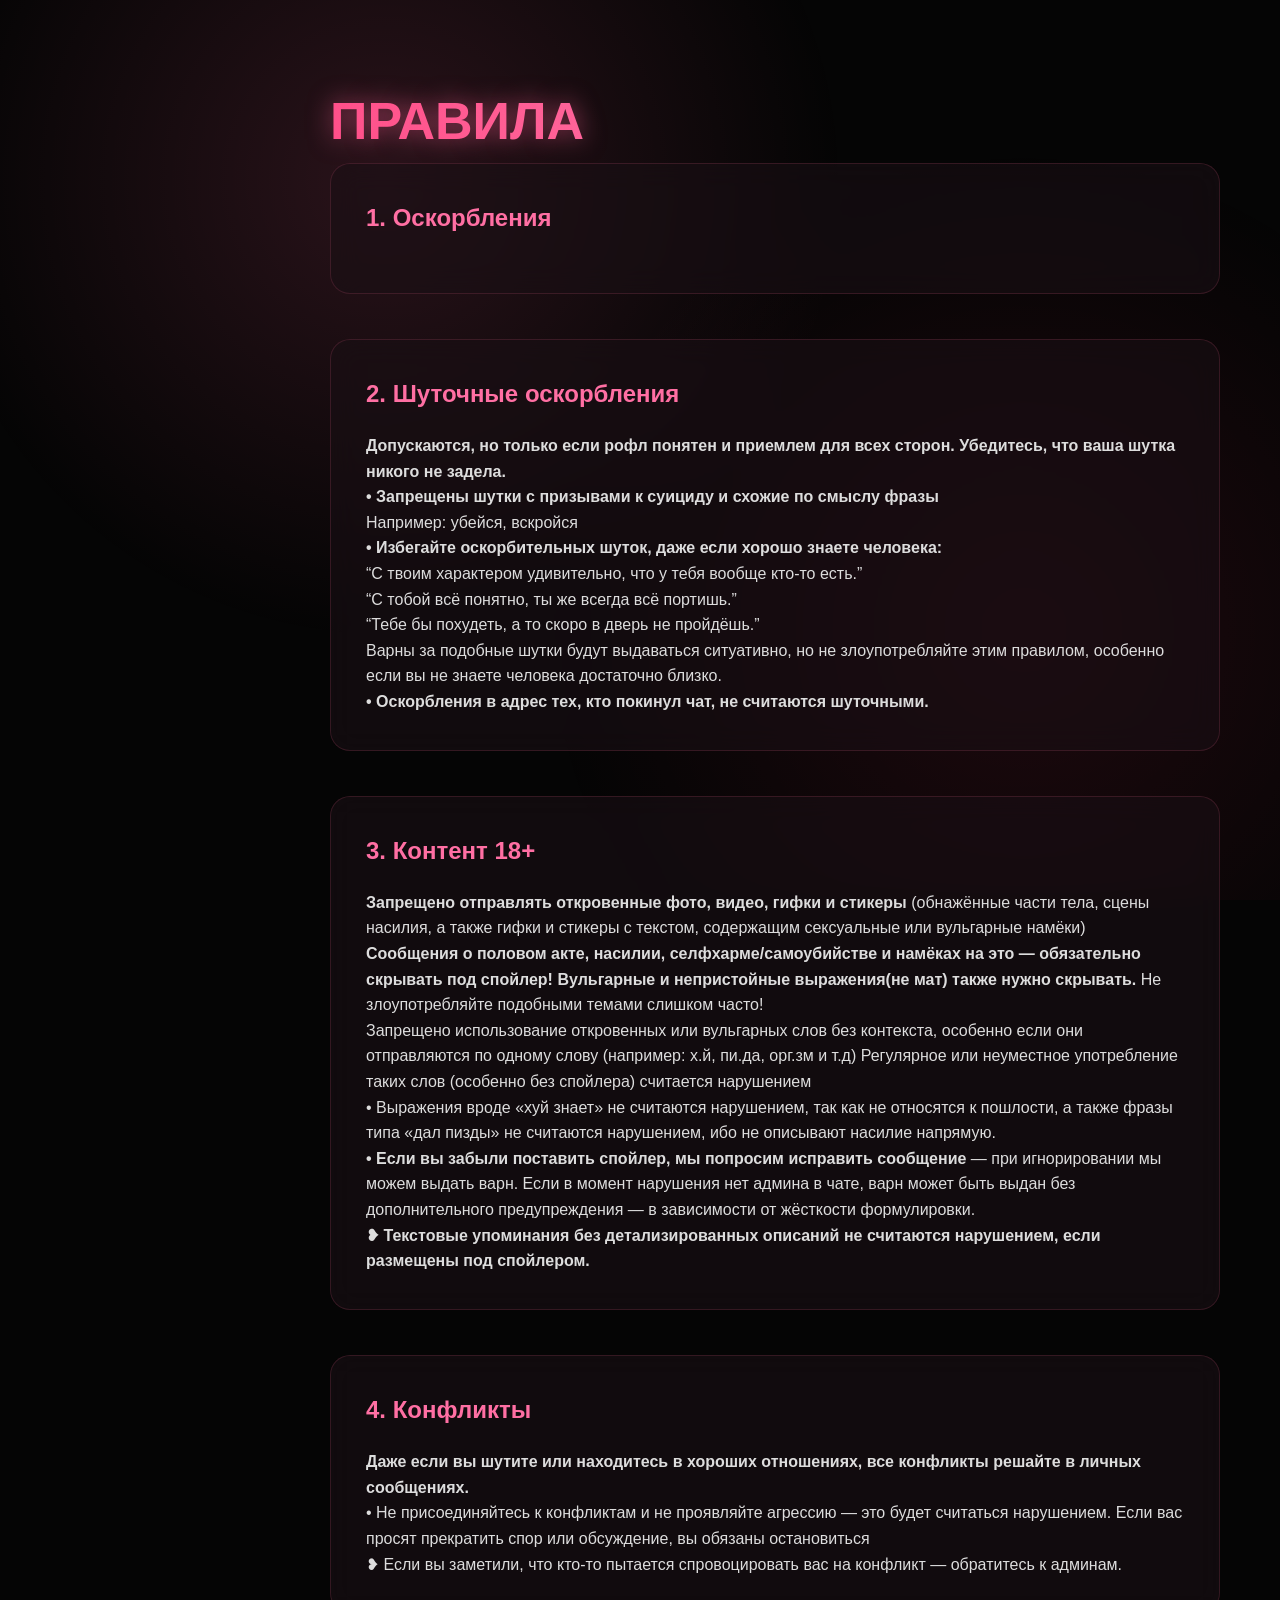
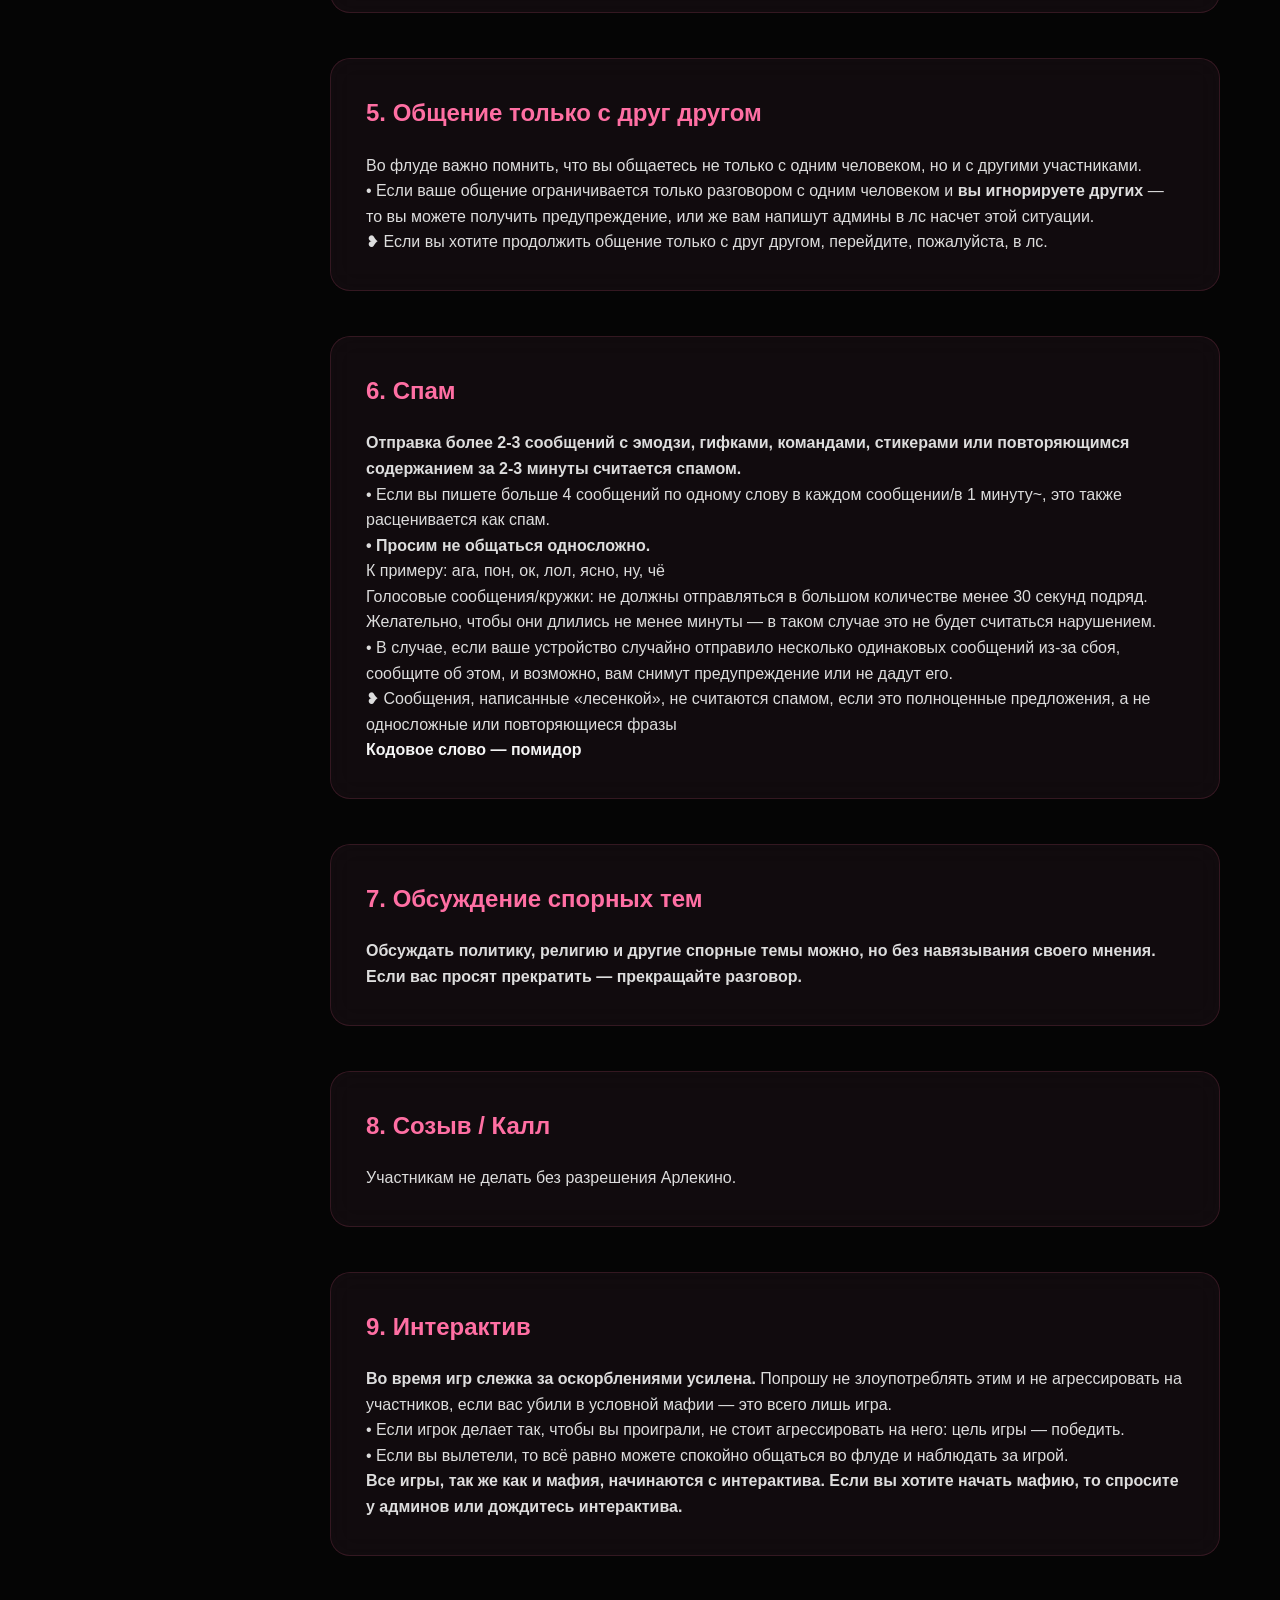
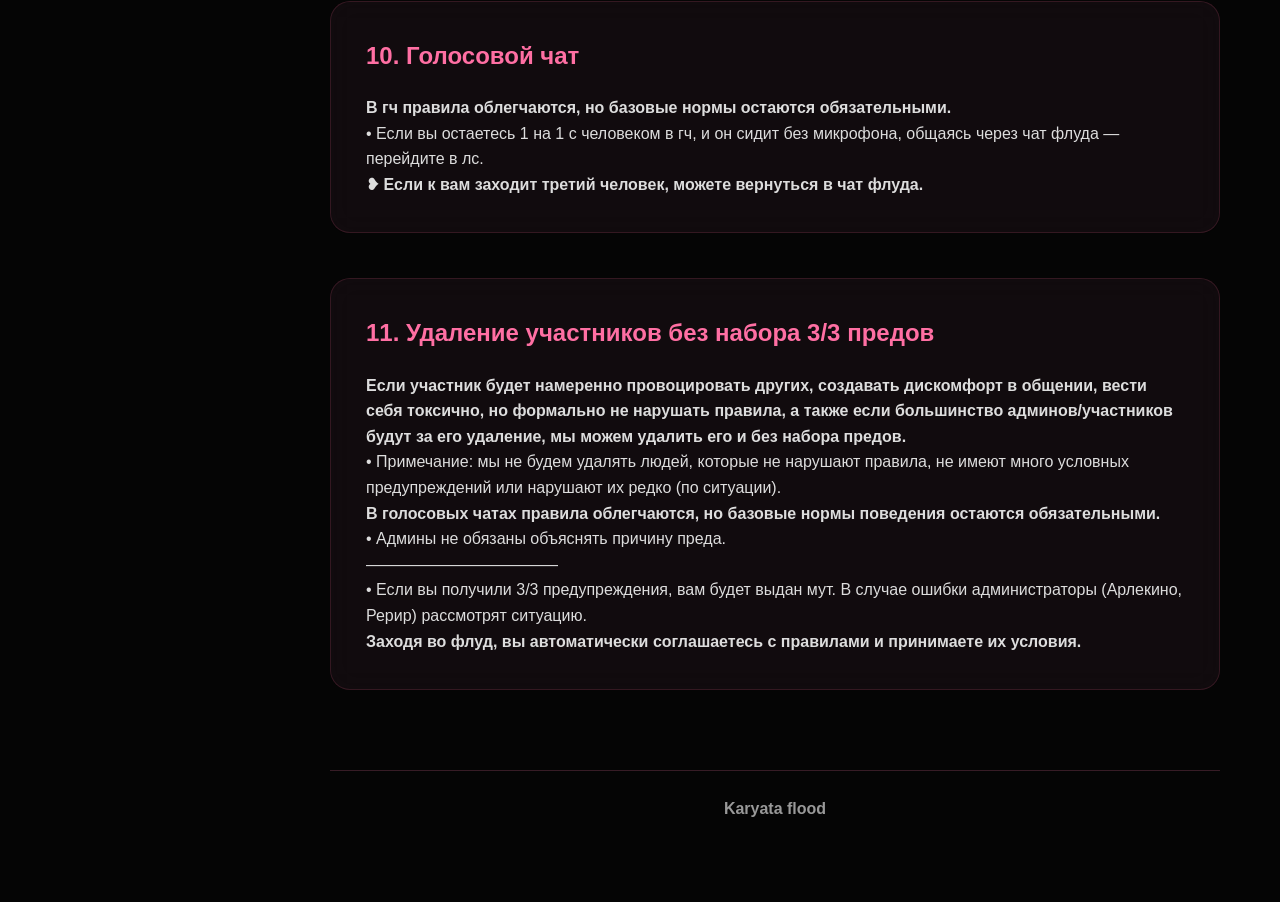
<file: index.html>
<!DOCTYPE html>
<html lang="ru">
<head>
    <meta charset="UTF-8">
    <meta name="viewport" content="width=device-width, initial-scale=1.0">
    <title>ᴠᴇʟᴛʀɪx</title>
    <link rel="stylesheet" href="style.css">
  <link rel="icon" href="favicon.png" type="image/png">
</head>
<body>

<div class="group-avatar">
    <video autoplay muted loop playsinline>
        <source src="ава.mp4" type="video/mp4">
    </video>
    <link rel="icon" href="favicon.png" type="image/png">
</div>

    <!-- ОСНОВНОЙ КОНТЕНТ -->
    <main class="content">

        <header class="page-header">
            <h1>ПРАВИЛА</h1>
            
        </header>


        <!-- 1 -->
        <section id="rule1" class="section">
            <h2>1. Оскорбления</h2>
           
        </section>


        <!-- 2 -->
        <section id="rule2" class="section">
            <h2>2. Шуточные оскорбления</h2>

            <p><strong>Допускаются, но только если рофл понятен и приемлем для всех сторон. Убедитесь, что ваша шутка никого не задела.</strong></p>

            <p><strong>• Запрещены шутки с призывами к суициду и схожие по смыслу фразы</strong></p>
            <p>Например: убейся, вскройся</p>

            <p><strong>• Избегайте оскорбительных шуток, даже если хорошо знаете человека:</strong></p>
            <p>“С твоим характером удивительно, что у тебя вообще кто-то есть.”</p>
            <p>“С тобой всё понятно, ты же всегда всё портишь.”</p>
            <p>“Тебе бы похудеть, а то скоро в дверь не пройдёшь.”</p>

            <p>Варны за подобные шутки будут выдаваться ситуативно, но не злоупотребляйте этим правилом, особенно если вы не знаете человека достаточно близко.</p>

            <p><strong>• Оскорбления в адрес тех, кто покинул чат, не считаются шуточными.</strong></p>
        </section>


        <!-- 3 -->
        <section id="rule3" class="section">
            <h2>3. Контент 18+</h2>  

 <p><strong>Запрещено отправлять откровенные фото, видео, гифки и стикеры</strong> (обнажённые части тела, сцены насилия, а также гифки и стикеры с текстом, содержащим сексуальные или вульгарные намёки)</p>

 <p><strong>Сообщения о половом акте, насилии, селфхарме/самоубийстве и намёках на это — обязательно скрывать под спойлер! Вульгарные и непристойные выражения(не мат) также нужно скрывать.</strong> Не злоупотребляйте подобными темами слишком часто!</p>

 <p>Запрещено использование откровенных или вульгарных слов без контекста, особенно если они отправляются по одному слову (например: х.й, пи.да, орг.зм и т.д) Регулярное или неуместное употребление таких слов (особенно без спойлера) считается нарушением</p>
 <p>• Выражения вроде «хуй знает» не считаются нарушением, так как не относятся к пошлости, а также фразы типа «дал пизды» не считаются нарушением, ибо не описывают насилие напрямую.</p>

 <p><strong>• Если вы забыли поставить спойлер, мы попросим исправить сообщение</strong> — при игнорировании мы можем выдать варн. Если в момент нарушения нет админа в чате, варн может быть выдан без дополнительного предупреждения — в зависимости от жёсткости формулировки.</p>

 <p><strong>❥ Текстовые упоминания без детализированных описаний не считаются нарушением, если размещены под спойлером.</strong></p>
        </section>


        <!-- 4 -->
        <section id="rule4" class="section">
            <h2>4. Конфликты</h2>

            <p><strong>Даже если вы шутите или находитесь в хороших отношениях, все конфликты решайте в личных сообщениях.</strong></p>
            <p>• Не присоединяйтесь к конфликтам и не проявляйте агрессию — это будет считаться нарушением. Если вас просят прекратить спор или обсуждение, вы обязаны остановиться</p>

            <p>❥ Если вы заметили, что кто-то пытается спровоцировать вас на конфликт — обратитесь к админам.</p>
        </section>


        <!-- 5 -->
        <section id="rule5" class="section">
            <h2>5. Общение только с друг другом</h2>

            <p>Во флуде важно помнить, что вы общаетесь не только с одним человеком, но и с другими участниками.</p>
            <p>• Если ваше общение ограничивается только разговором с одним человеком и <strong>вы игнорируете других</strong> — то вы можете получить предупреждение, или же вам напишут админы в лс насчет этой ситуации.</p>

            <p>❥ Если вы хотите продолжить общение только с друг другом, перейдите, пожалуйста, в лс.</p>
        </section>


        <!-- 6 -->
        <section id="rule6" class="section">
            <h2>6. Спам</h2>

            <p><strong>Отправка более 2-3 сообщений с эмодзи, гифками, командами, стикерами или повторяющимся содержанием за 2-3 минуты считается спамом.</strong></p>

            <p>• Если вы пишете больше 4 сообщений по одному слову в каждом сообщении/в 1 минуту~, это также расценивается как спам.</p>

            <p><strong>• Просим не общаться односложно.</strong></p>

            <p>К примеру: ага, пон, ок, лол, ясно, ну, чё</p>

            <p>Голосовые сообщения/кружки: не должны отправляться в большом количестве менее 30 секунд подряд. Желательно, чтобы они длились не менее минуты — в таком случае это не будет считаться нарушением.</p>

            <p>• В случае, если ваше устройство случайно отправило несколько одинаковых сообщений из-за сбоя, сообщите об этом, и возможно, вам снимут предупреждение или не дадут его.</p>
           <p>❥ Сообщения, написанные «лесенкой», не считаются спамом, если это полноценные предложения, а не односложные или повторяющиеся фразы</p>

            <div class="code-word">
                <strong>Кодовое слово — помидор</strong>
            </div>
        </section>


        <!-- 7 -->
        <section id="rule7" class="section">
            <h2>7. Обсуждение спорных тем</h2>
            <p><strong>Обсуждать политику, религию и другие спорные темы можно, но без навязывания своего мнения. Если вас просят прекратить — прекращайте разговор.</strong></p>
        </section>


        <!-- 8 -->
        <section id="rule8" class="section">
            <h2>8. Созыв / Калл</h2>
            <p>Участникам не делать без разрешения Арлекино.</p>
        </section>


        <!-- 9 -->
        <section id="rule9" class="section">
            <h2>9. Интерактив</h2>

            <p><strong>Во время игр слежка за оскорблениями усилена.</strong> Попрошу не злоупотреблять этим и не агрессировать на участников, если вас убили в условной мафии — это всего лишь игра.</p>

            <p>• Если игрок делает так, чтобы вы проиграли, не стоит агрессировать на него: цель игры — победить.</p>

            <p>• Если вы вылетели, то всё равно можете спокойно общаться во флуде и наблюдать за игрой.</p>

            <p><strong>Все игры, так же как и мафия, начинаются с интерактива. Если вы хотите начать мафию, то спросите у админов или дождитесь интерактива.</strong></p>
        </section>
        
    <section id="rule10" class="section">
            <h2>10. Голосовой чат</h2>

            <p><strong>В гч правила облегчаются, но базовые нормы остаются обязательными.</strong> 

            <p>• Если вы остаетесь 1 на 1 с человеком в гч, и он сидит без микрофона, общаясь через чат флуда — перейдите в лс.</p>

            <p><strong>❥ Если к вам заходит третий человек, можете вернуться в чат флуда.</strong></p>
        </section>
        

        <!-- 10 -->
        <section id="rule11" class="section">
            <h2>11. Удаление участников без набора 3/3 предов</h2>

            <p><strong>Если участник будет намеренно провоцировать других, создавать дискомфорт в общении, вести себя токсично, но формально не нарушать правила, а также если большинство админов/участников будут за его удаление, мы можем удалить его и без набора предов.</strong></p>

            <p>• Примечание: мы не будем удалять людей, которые не нарушают правила, не имеют много условных предупреждений или нарушают их редко (по ситуации).</p>

            <p><strong>В голосовых чатах правила облегчаются, но базовые нормы поведения остаются обязательными.</strong></p>

            <p>• Админы не обязаны объяснять причину преда.</p>

            <p>————————————</p>

            <p>• Если вы получили 3/3 предупреждения, вам будет выдан мут. В случае ошибки администраторы (Арлекино, Рерир) рассмотрят ситуацию.</p>

            <p><strong>Заходя во флуд, вы автоматически соглашаетесь с правилами и принимаете их условия.</strong></p>
        </section>


        <footer class="footer">
            <strong>Karyata flood</strong>
        </footer>

    </main>

</div>

</body>
</html>
</file>
<file: style.css>
/* ===== RESET ===== */
* {
    margin: 0;
    padding: 0;
    box-sizing: border-box;
}

/* ===== ОСНОВА ===== */
body {
    font-family: "Inter", "Segoe UI", sans-serif;
    background: #050505;
    color: #f5f5f5;
    line-height: 1.6;
    overflow-x: hidden;
}

/* ===== ФОН (мягкий + вайб) ===== */
body::before {
    content: "";
    position: fixed;
    inset: 0;
    background:
        radial-gradient(circle at 30% 20%, rgba(255, 100, 150, 0.15), transparent 40%),
        radial-gradient(circle at 80% 70%, rgba(255, 50, 100, 0.1), transparent 40%);
    z-index: -1;
}

/* ===== КОНТЕНТ ===== */
.content {
    margin-left: 270px;
    padding: 80px 60px;
    max-width: 1100px;
}

/* ===== HEADER ===== */
.page-header h1 {
    font-size: 52px;
    font-weight: 700;
    background: linear-gradient(90deg, #ff4d88, #ff9ecb);
    -webkit-background-clip: text;
    -webkit-text-fill-color: transparent;

    text-shadow: 0 0 25px rgba(255, 100, 150, 0.6);
}

.page-header p {
    color: #aaa;
    margin-bottom: 50px;
}

/* ===== СЕКЦИИ ===== */
.section {
    position: relative;
    background: rgba(25, 15, 20, 0.6);
    border-radius: 20px;
    padding: 35px;
    margin-bottom: 45px;

    border: 1px solid rgba(255, 100, 150, 0.15);
    backdrop-filter: blur(14px);

    transition: 0.4s ease;
    overflow: hidden;
}

/* ПЕРЕЛИВ  */
.section::before {
    content: "";
    position: absolute;
    inset: 0;
    background: linear-gradient(120deg, transparent, rgba(255, 120, 170, 0.3), transparent);
    opacity: 0;
    transition: 0.4s;
}

/* ХОВЕР */
.section:hover {
    transform: translateY(-8px) scale(1.02);
    border-color: rgba(255, 120, 170, 0.6);

    box-shadow:
        0 0 50px rgba(255, 120, 170, 0.25),
        0 0 15px rgba(255, 120, 170, 0.4);
}

.section:hover::before {
    opacity: 1;
}

/* ТЕКСТ */
.section h2 {
    font-size: 24px;
    margin-bottom: 20px;
    color: #ff6fa3;
}

.section p {
    color: #ddd;
}

/* ===== ФУТЕР ===== */
.footer {
    margin-top: 80px;
    padding-top: 25px;
    border-top: 1px solid rgba(255, 120, 170, 0.2);
    text-align: center;
    color: #999;
}

/* ===== СКРОЛЛ ===== */
::-webkit-scrollbar {
    width: 6px;
}

::-webkit-scrollbar-thumb {
    background: linear-gradient(#ff6fa3, #ff2a6d);
    border-radius: 10px;
}

/* ===== АВАТАР ===== */
.group-avatar {
    position: fixed;
    top: 25px;
    right: 30px;

    width: 95px;
    height: 95px;

    border-radius: 50%;
    overflow: hidden;

    transition: 0.3s;
}

.group-avatar:hover {
    transform: scale(1.15);
    box-shadow: 0 0 20px white;
}

.group-avatar video {
    width: 100%;
    height: 100%;
    object-fit: cover;
    pointer-events: none;
}
/* СИЛЬНЫЙ ХОВЕР */
.group-avatar img:hover {
    transform: scale(1.12) rotate(-3deg);

    box-shadow:
        0 0 45px rgba(255, 120, 170, 1),
        0 0 20px rgba(255, 120, 170, 0.8);
}

/* ===== АДАПТИВ ===== */
@media (max-width: 900px) {

    .content {
        margin-left: 0;
        padding: 50px 20px;
    }

    .page-header h1 {
        font-size: 34px;
    }

    .section {
        padding: 25px;
    }

    .group-avatar img {
        width: 65px;
        height: 65px;
    }
}
</file>
